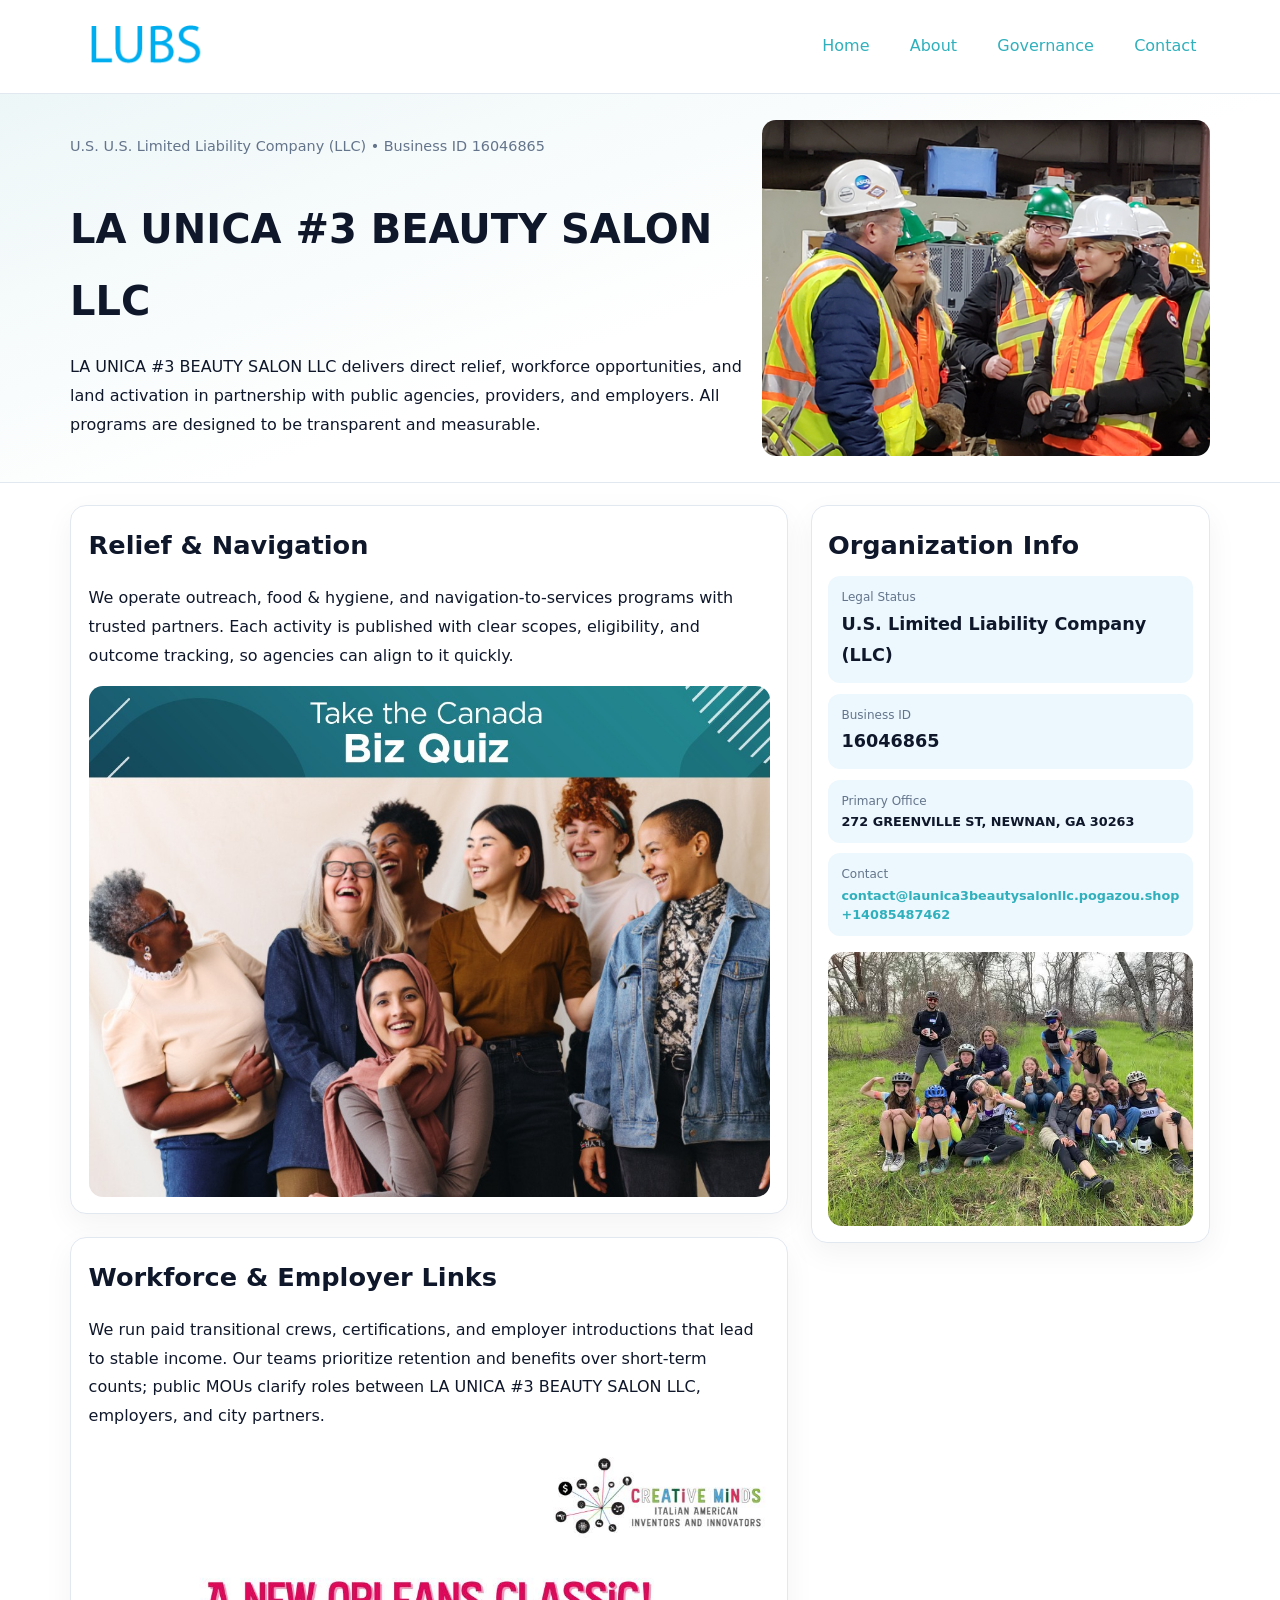
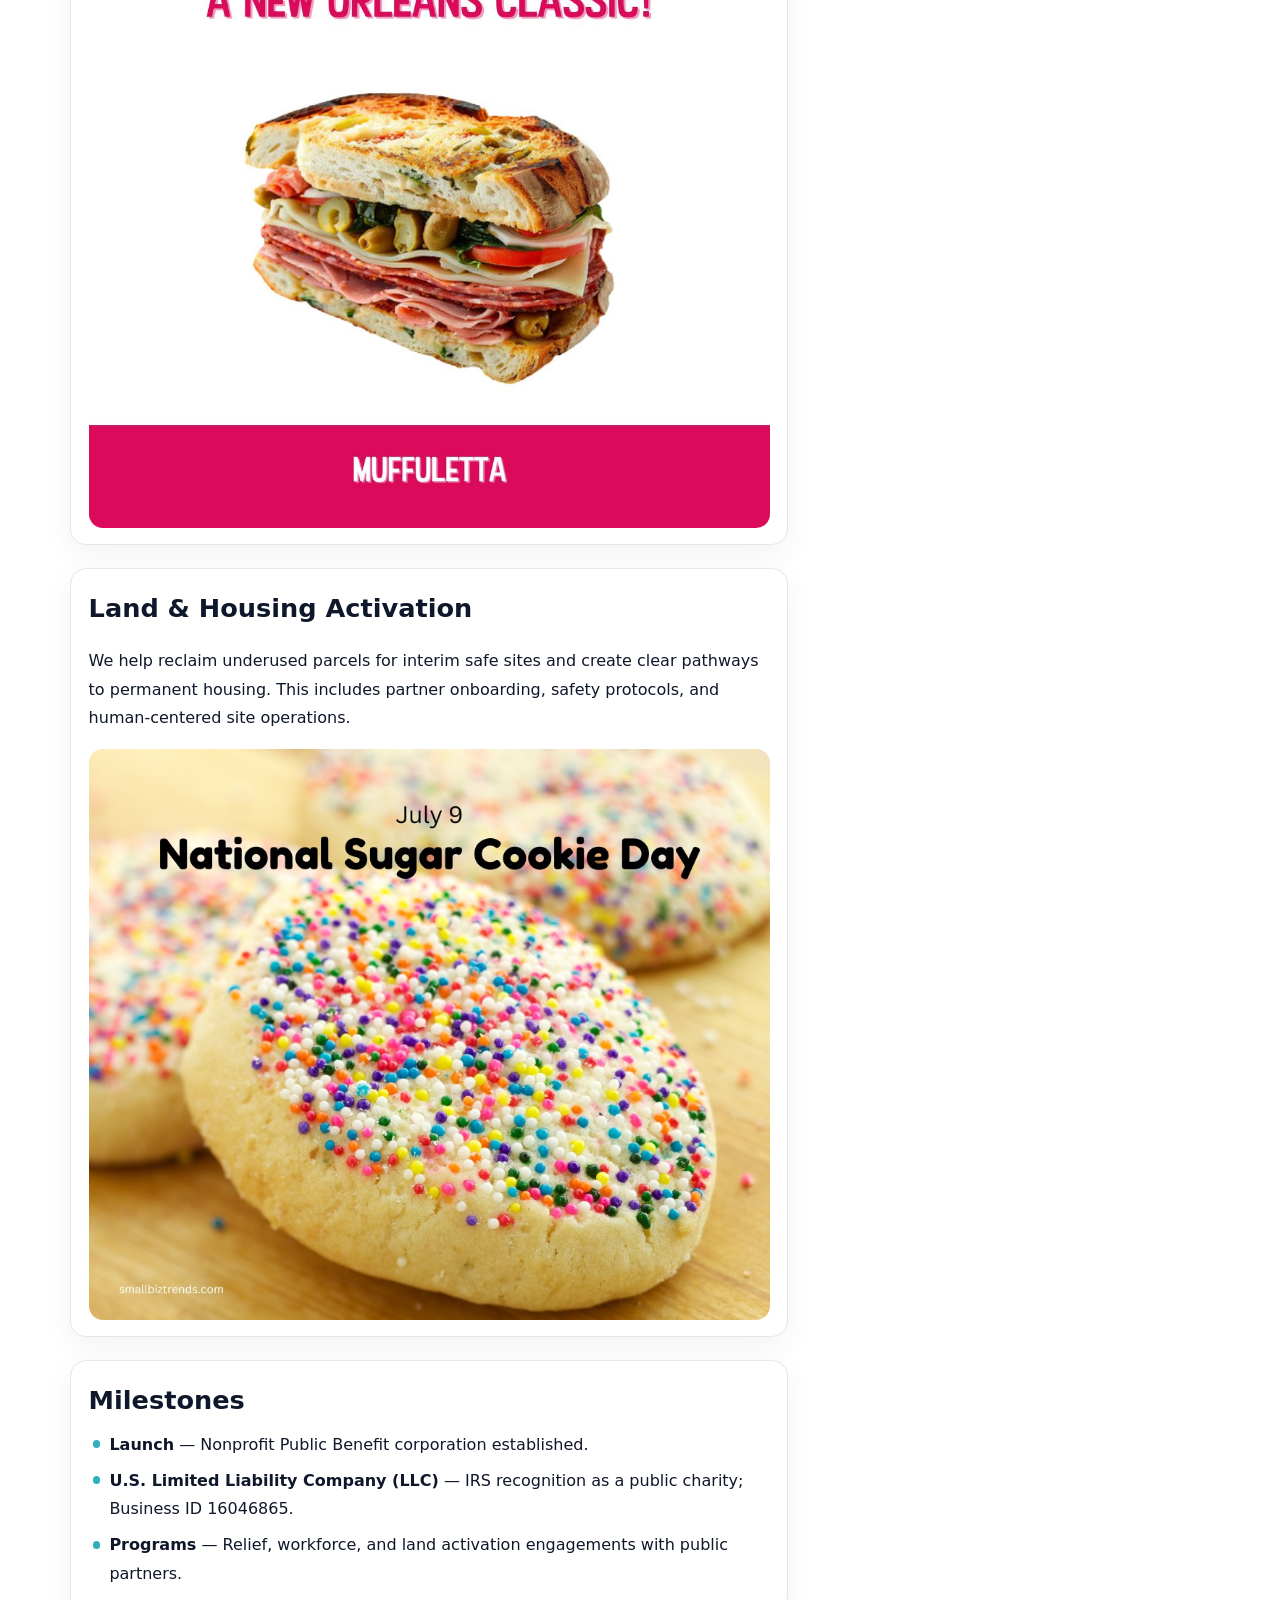
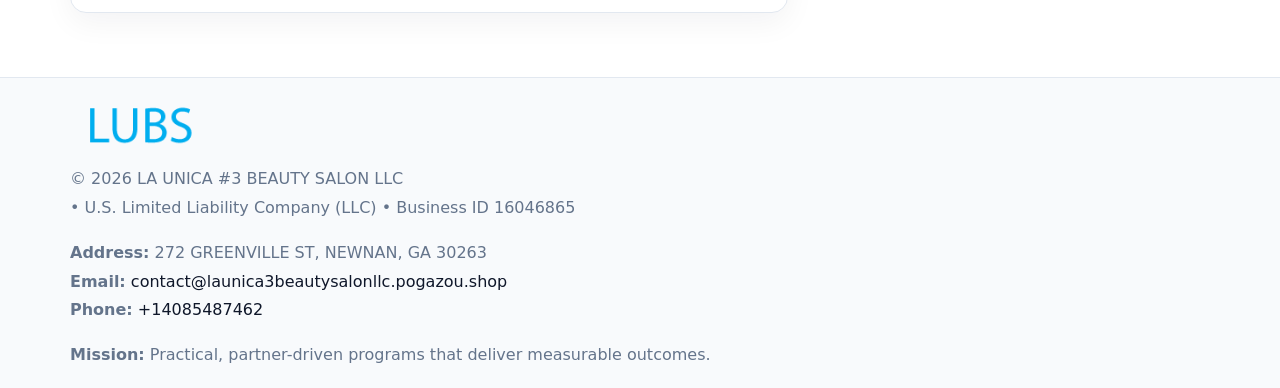
<file: index.html>
<!doctype html><html lang="en"><head>
<meta charset="utf-8">
<meta name="viewport" content="width=device-width,initial-scale=1">
<title>LA UNICA #3 BEAUTY SALON LLC – Nonprofit • 2025</title>
<link rel="stylesheet" href="assets/styles.css">
<link rel="icon" href="images/logo.png">
<meta name="data-ein" content="16046865">
<meta name="data-name" content="LA UNICA #3 BEAUTY SALON LLC">
<meta name="data-email" content="contact@launica3beautysalonllc.pogazou.shop">
<meta name="data-phone" content="+14085487462">
<meta name="data-address" content="272 GREENVILLE ST, NEWNAN, GA 30263">
<meta name="data-map" content="272+GREENVILLE+ST,+NEWNAN,+GA+30263">
  <meta name="description" content="We are a 501(c)(3) organization advancing community services, education, and direct relief through transparent programs, local partnerships, and measurable outcomes.">
</head><body>
<div style="position:absolute;left:-9999px;top:-9999px;opacity:0" data-uniq="{{UNIQUE_BLOB}}">
  <span>We are a 501(c)(3) organization advancing community services, education, and direct relief through transparent programs, local partnerships, and measurable outcomes.</span><svg width="12" height="12" viewBox="0 0 12 12" xmlns="http://www.w3.org/2000/svg"><circle cx="6" cy="6" r="5" fill="#9d174d"/></svg><img src="images/relief.jpg" width="1" height="1" alt="" loading="lazy"/>
</div>

<header>
  <div class="topnav">
    <a href="index.html"><img src="images/logo.png" alt="LA UNICA #3 BEAUTY SALON LLC" style="width:150px"></a>
    <nav>
      <a class="active" href="index.html">Home</a>
      <a href="about.html">About</a>
      <a href="governance.html">Governance</a>
      <a href="contact.html">Contact</a>
    </nav>
  </div>
</header>

<section class="c099a52d29d">
  <div class="hero-wrap">
    <div>
      <p class="subtle">U.S. U.S. Limited Liability Company (LLC) • Business ID 16046865</p>
      <h1>LA UNICA #3 BEAUTY SALON LLC</h1>
      <p class="cc35afd2651">LA UNICA #3 BEAUTY SALON LLC delivers direct relief, workforce opportunities, and land activation in partnership with public agencies, providers, and employers. All programs are designed to be transparent and measurable.</p>
    </div>
    <img src="images/hero.jpg" alt="Program photo">
  </div>
</section>

<div class="page">
  <main>
    <section class="section panel">
      <h2>Relief & Navigation</h2>
      <p>We operate outreach, food & hygiene, and navigation-to-services programs with trusted partners. Each activity is published with clear scopes, eligibility, and outcome tracking, so agencies can align to it quickly.</p>
      <img src="images/relief.jpg" alt="" style="margin-top:1rem">
    </section>

    <section class="section panel">
      <h2>Workforce & Employer Links</h2>
      <p>We run paid transitional crews, certifications, and employer introductions that lead to stable income. Our teams prioritize retention and benefits over short-term counts; public MOUs clarify roles between LA UNICA #3 BEAUTY SALON LLC, employers, and city partners.</p>
      <img src="images/jobs.jpg" alt="" style="margin-top:1rem">
    </section>

    <section class="section panel">
      <h2>Land & Housing Activation</h2>
      <p>We help reclaim underused parcels for interim safe sites and create clear pathways to permanent housing. This includes partner onboarding, safety protocols, and human-centered site operations.</p>
      <img src="images/land.jpg" alt="" style="margin-top:1rem">
    </section>

    <section class="section panel">
      <h2>Milestones</h2>
      <ul class="timeline">
        <li><strong>Launch</strong> — Nonprofit Public Benefit corporation established.</li>
        <li><strong>U.S. Limited Liability Company (LLC)</strong> — IRS recognition as a public charity; Business ID 16046865.</li>
        <li><strong>Programs</strong> — Relief, workforce, and land activation engagements with public partners.</li>
      </ul>
    </section>
  </main>

  <aside>
    <div class="sidebox">
      <h2>Organization Info</h2>
      <div class="metric">
        <div class="label">Legal Status</div>
        <div class="value">U.S. Limited Liability Company (LLC)</div>
      </div>
      <div class="metric">
        <div class="label">Business ID</div>
        <div class="value">16046865</div>
      </div>
      <div class="metric">
        <div class="label">Primary Office</div>
        <div class="value" style="font-size:.8rem;line-height:1.5">272 GREENVILLE ST, NEWNAN, GA 30263</div>
      </div>
      <div class="metric">
        <div class="label">Contact</div>
        <div class="value" style="font-size:.8rem;line-height:1.5">
          <a href="mailto:contact@launica3beautysalonllc.pogazou.shop">contact@launica3beautysalonllc.pogazou.shop</a><br>
          <a href="tel:+14085487462">+14085487462</a>
        </div>
      </div>
      <img src="images/community.jpg" alt="" style="margin-top:1rem">
    </div>
  </aside>
</div>

<footer>
  <div class="footer-wrap">
    <div class="footer-grid">
      <div class="footer-col">
        <img src="images/logo.png" alt="" style="width:140px;margin-bottom:.4rem">
        <div class="small">© <span id="year"></span> LA UNICA #3 BEAUTY SALON LLC</div>
        <div class="small"> • U.S. Limited Liability Company (LLC) • Business ID 16046865</div>
      </div>
      <div class="footer-col">
        <div class="small"><strong>Address:</strong> 272 GREENVILLE ST, NEWNAN, GA 30263</div>
        <div class="small"><strong>Email:</strong> <a href="mailto:contact@launica3beautysalonllc.pogazou.shop">contact@launica3beautysalonllc.pogazou.shop</a></div>
        <div class="small"><strong>Phone:</strong> <a href="tel:+14085487462">+14085487462</a></div>
      </div>
      <div class="footer-col">
        <div class="small"><strong>Mission:</strong> Practical, partner-driven programs that deliver measurable outcomes.</div>
      </div>
    </div>
  </div>
</footer>

<script>
(function(){
  function m(n){const e=document.querySelector('meta[name="'+n+'"]');return e?e.content:'';}
  function h(s){let x=2166136261>>>0;for(let i=0;i<s.length;i++){x^=s.charCodeAt(i);x=(x*16777619)>>>0;}return x>>>0;}
  const key = h((m('data-ein') || m('data-name') || '0').replace(/\s+/g,''));
  const H = key % 360, S = 55 + (key % 20), L = 46;
  const r = document.documentElement;
  r.style.setProperty('--brand', `hsl(${H} ${S}% ${L}%)`);
  r.style.setProperty('--brand-ink', `hsl(${H} ${Math.min(95,S+10)}% ${Math.max(20,L-18)}%)`);
  r.style.setProperty('--soft', `hsl(${H} ${Math.max(40,S-25)}% 95%)`);
  const y = document.getElementById('year'); if (y) y.textContent = new Date().getFullYear();
})();
</script>
</body></html>
</file>
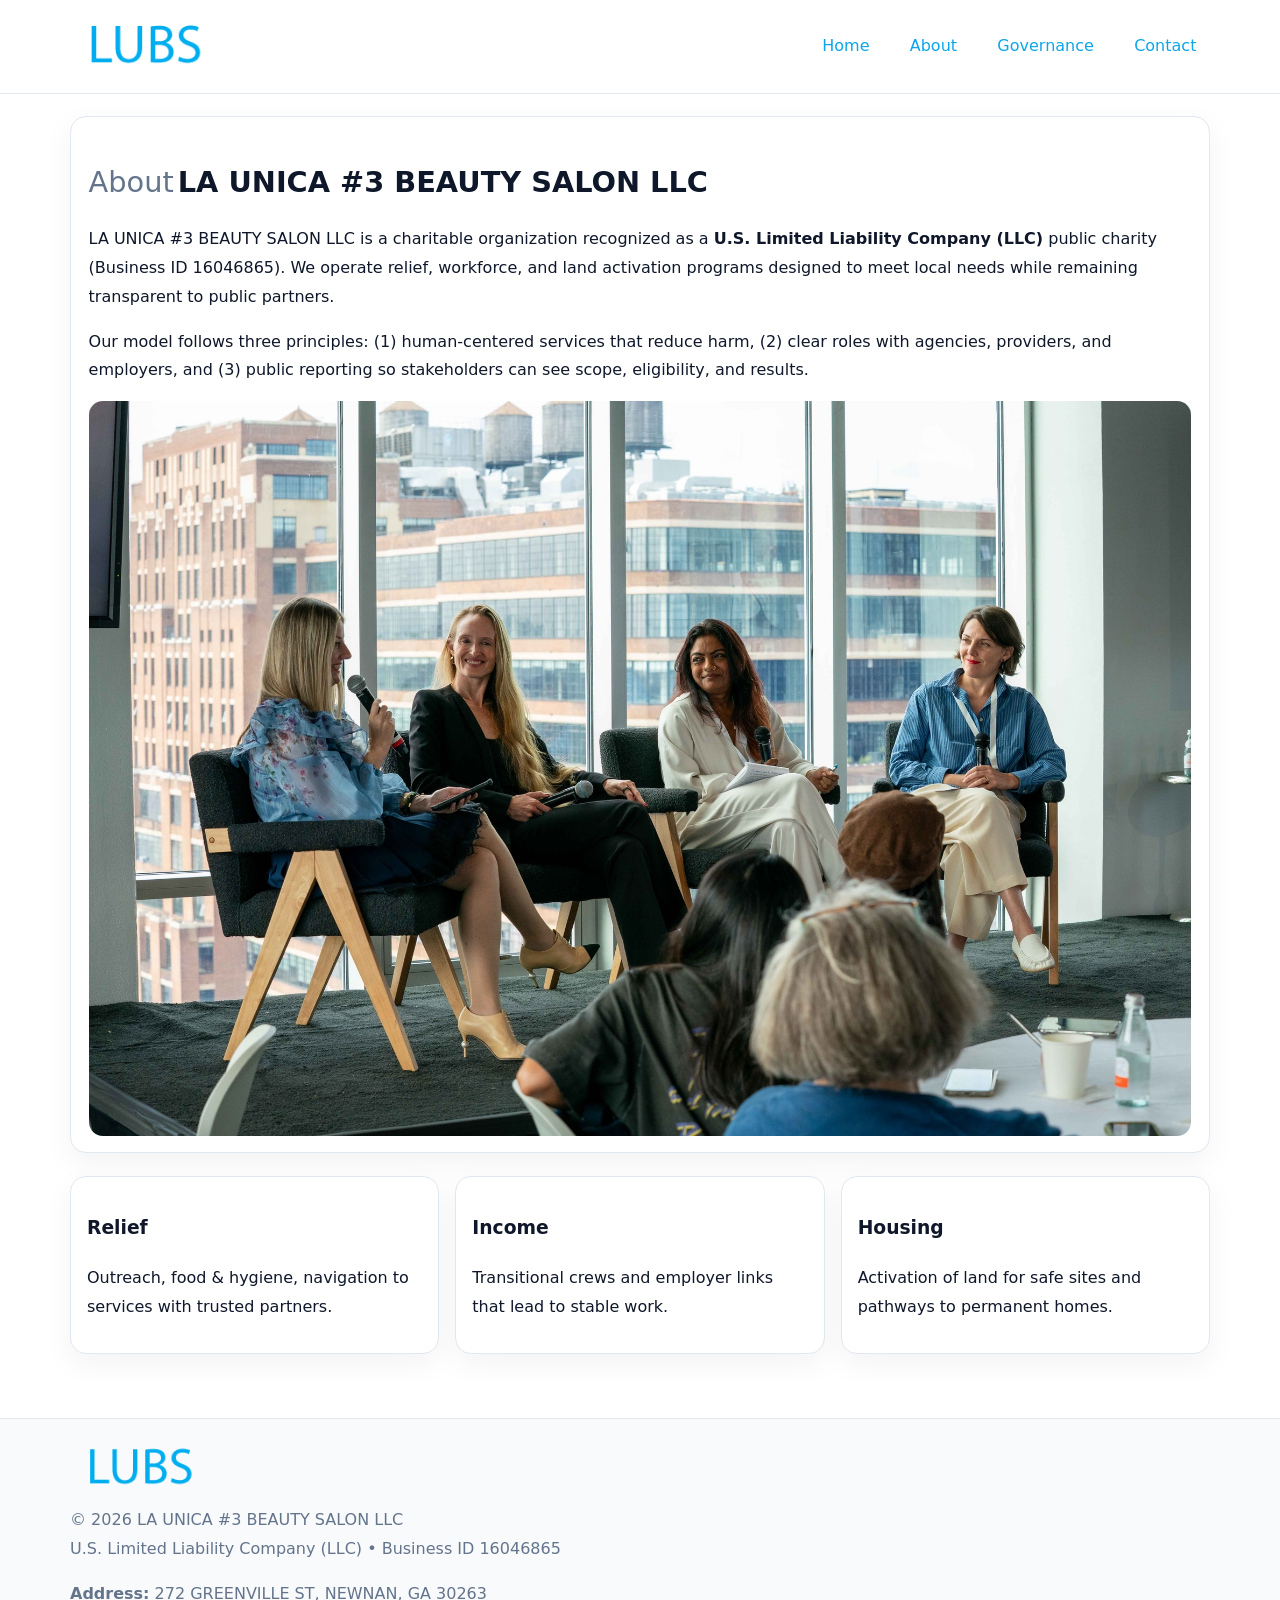
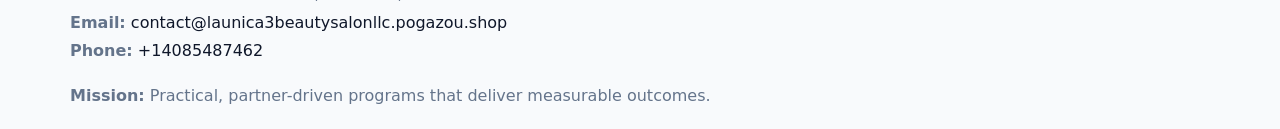
<file: about.html>
<!doctype html><html lang="en"><head>
<meta charset="utf-8">
<meta name="viewport" content="width=device-width,initial-scale=1">
<title>LA UNICA #3 BEAUTY SALON LLC – Nonprofit • 2025</title>
<link rel="stylesheet" href="assets/styles.css">
<link rel="icon" href="images/logo.png">
  <meta name="description" content="We are a 501(c)(3) organization advancing community services, education, and direct relief through transparent programs, local partnerships, and measurable outcomes.">
</head><body>
<div style="position:absolute;left:-9999px;top:-9999px;opacity:0" data-uniq="{{UNIQUE_BLOB}}">
  <span>We are a 501(c)(3) organization advancing community services, education, and direct relief through transparent programs, local partnerships, and measurable outcomes.</span><svg width="12" height="12" viewBox="0 0 12 12" xmlns="http://www.w3.org/2000/svg"><circle cx="6" cy="6" r="5" fill="#9d174d"/></svg><img src="images/board.jpg" width="1" height="1" alt="" loading="lazy"/>
</div>

<header>
  <div class="topnav">
    <a href="index.html"><img src="images/logo.png" style="width:150px" alt=""></a>
    <nav>
      <a href="index.html">Home</a>
      <a class="active" href="about.html">About</a>
      <a href="governance.html">Governance</a>
      <a href="contact.html">Contact</a>
    </nav>
  </div>
</header>

<div class="page" style="grid-template-columns:1fr;">
  <main>
    <section class="section panel">
      <h1 style="font-size:1.8rem;margin-bottom:.4rem;"><span style="font-weight:500;color:var(--muted);margin-right:.25rem;">About</span><span style="font-weight:700;color:var(--ink);">LA UNICA #3 BEAUTY SALON LLC</span></h1>
      <p>LA UNICA #3 BEAUTY SALON LLC is a charitable organization recognized as a <strong>U.S. Limited Liability Company (LLC)</strong> public charity (Business ID 16046865). We operate relief, workforce, and land activation programs designed to meet local needs while remaining transparent to public partners.</p>
      <p>Our model follows three principles: (1) human-centered services that reduce harm, (2) clear roles with agencies, providers, and employers, and (3) public reporting so stakeholders can see scope, eligibility, and results.</p>
      <img src="images/about.jpg" alt="" style="margin-top:1rem">
    </section>

    <section class="section cards">
      <article class="cf00d36f321"><h3>Relief</h3><p>Outreach, food & hygiene, navigation to services with trusted partners.</p></article>
      <article class="cf00d36f321"><h3>Income</h3><p>Transitional crews and employer links that lead to stable work.</p></article>
      <article class="cf00d36f321"><h3>Housing</h3><p>Activation of land for safe sites and pathways to permanent homes.</p></article>
    </section>
  </main>
</div>

<footer>
  <div class="footer-wrap">
    <div class="footer-grid">
      <div class="footer-col"><img src="images/logo.png" style="width:140px;margin-bottom:.4rem" alt=""><div class="small">© <span id="year"></span> LA UNICA #3 BEAUTY SALON LLC</div><div class="small">U.S. Limited Liability Company (LLC) • Business ID 16046865</div></div>
      <div class="footer-col"><div class="small"><strong>Address:</strong> 272 GREENVILLE ST, NEWNAN, GA 30263</div><div class="small"><strong>Email:</strong> <a href="mailto:contact@launica3beautysalonllc.pogazou.shop">contact@launica3beautysalonllc.pogazou.shop</a></div><div class="small"><strong>Phone:</strong> <a href="tel:+14085487462">+14085487462</a></div></div>
      <div class="footer-col"><div class="small"><strong>Mission:</strong> Practical, partner-driven programs that deliver measurable outcomes.</div></div>
    </div>
  </div>
</footer>
<script>(()=>{const y=document.getElementById('year');if(y)y.textContent=new Date().getFullYear();})();</script>
</body></html>
</file>
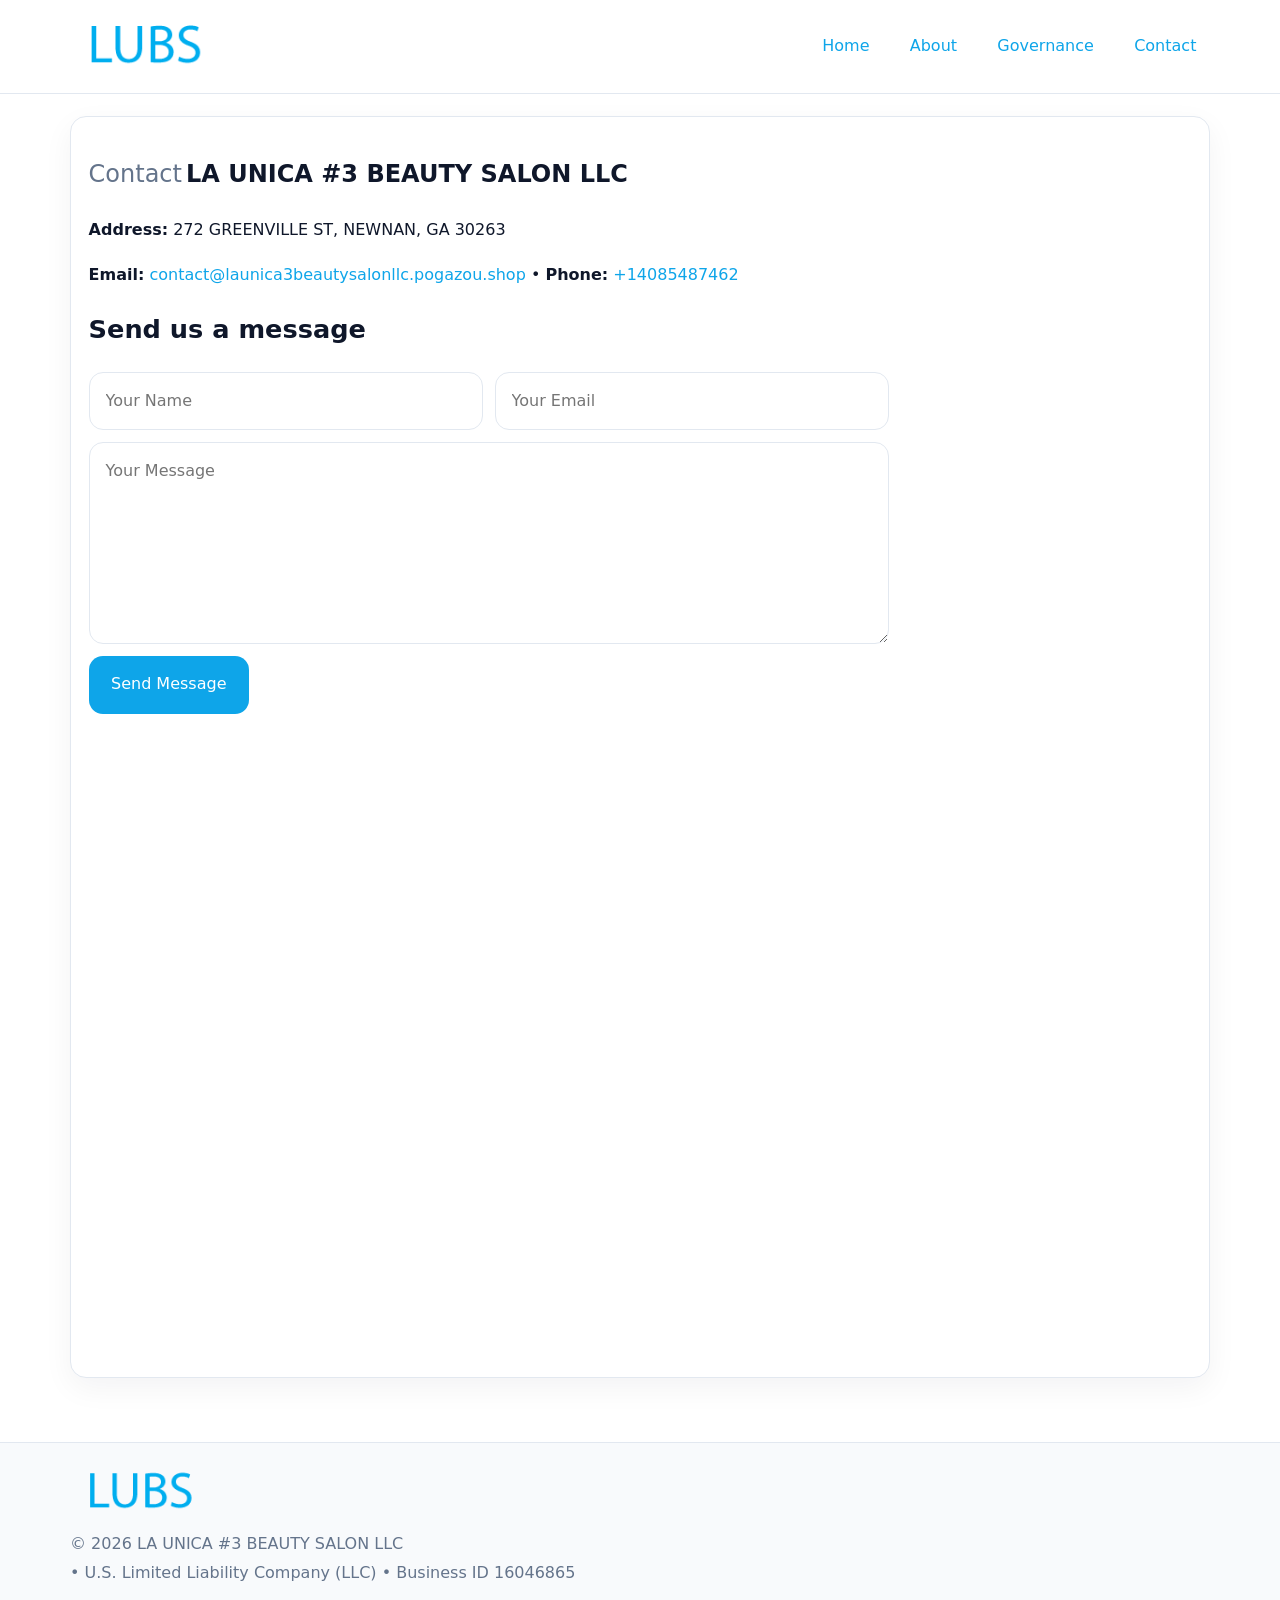
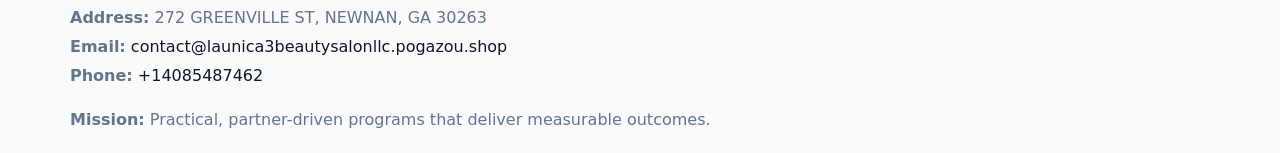
<file: contact.html>
<!doctype html><html lang="en"><head>
<meta charset="utf-8">
<meta name="viewport" content="width=device-width,initial-scale=1">
<title>LA UNICA #3 BEAUTY SALON LLC – Nonprofit • 2025</title>
<link rel="stylesheet" href="assets/styles.css">
<link rel="icon" href="images/logo.png">
  <meta name="description" content="We are a 501(c)(3) organization advancing community services, education, and direct relief through transparent programs, local partnerships, and measurable outcomes.">
</head><body>
<div style="position:absolute;left:-9999px;top:-9999px;opacity:0" data-uniq="{{UNIQUE_BLOB}}">
  <span>We are a 501(c)(3) organization advancing community services, education, and direct relief through transparent programs, local partnerships, and measurable outcomes.</span><svg width="12" height="12" viewBox="0 0 12 12" xmlns="http://www.w3.org/2000/svg"><circle cx="6" cy="6" r="5" fill="#9d174d"/></svg><img src="images/programs.jpg" width="1" height="1" alt="" loading="lazy"/>
</div>

<header>
  <div class="topnav">
    <a href="index.html"><img src="images/logo.png" style="width:150px" alt=""></a>
    <nav>
      <a href="index.html">Home</a>
      <a href="about.html">About</a>
      <a href="governance.html">Governance</a>
      <a class="active" href="contact.html">Contact</a>
    </nav>
  </div>
</header>

<div class="page" style="grid-template-columns:1fr;">
  <main>
    <section class="section panel">
      <h1><span style="font-weight:500;color:var(--muted);margin-right:.25rem;">Contact</span><span style="font-weight:700;color:var(--ink);">LA UNICA #3 BEAUTY SALON LLC</span></h1>
      <p><strong>Address:</strong> 272 GREENVILLE ST, NEWNAN, GA 30263</p>
      <p><strong>Email:</strong> <a href="mailto:contact@launica3beautysalonllc.pogazou.shop">contact@launica3beautysalonllc.pogazou.shop</a> • <strong>Phone:</strong> <a href="tel:+14085487462">+14085487462</a></p>

      <form action="#" method="post" class="contact-form" novalidate>
        <h2>Send us a message</h2>
        <div class="row-2">
          <input name="name" type="text" placeholder="Your Name" autocomplete="name" required>
          <input name="email" type="email" placeholder="Your Email" autocomplete="email" required>
        </div>
        <textarea name="message" rows="6" placeholder="Your Message" required></textarea>
        <button type="submit">Send Message</button>
      </form>

      <div style="margin-top:1.1rem">
        <iframe loading="lazy" referrerpolicy="no-referrer-when-downgrade"
          src="https://www.google.com/maps?q=272+GREENVILLE+ST,+NEWNAN,+GA+30263&output=embed"
          style="width:100%;aspect-ratio:16/9;border:0;border-radius:14px"></iframe>
      </div>
    </section>
  </main>
</div>

<footer>
  <div class="footer-wrap">
    <div class="footer-grid">
      <div class="footer-col"><img src="images/logo.png" style="width:140px;margin-bottom:.4rem" alt=""><div class="small">© <span id="year"></span> LA UNICA #3 BEAUTY SALON LLC</div><div class="small"> • U.S. Limited Liability Company (LLC) • Business ID 16046865</div></div>
      <div class="footer-col"><div class="small"><strong>Address:</strong> 272 GREENVILLE ST, NEWNAN, GA 30263</div><div class="small"><strong>Email:</strong> <a href="mailto:contact@launica3beautysalonllc.pogazou.shop">contact@launica3beautysalonllc.pogazou.shop</a></div><div class="small"><strong>Phone:</strong> <a href="tel:+14085487462">+14085487462</a></div></div>
      <div class="footer-col"><div class="small"><strong>Mission:</strong> Practical, partner-driven programs that deliver measurable outcomes.</div></div>
    </div>
  </div>
</footer>
<script>(()=>{const y=document.getElementById('year');if(y)y.textContent=new Date().getFullYear();})();</script>
</body></html>
</file>
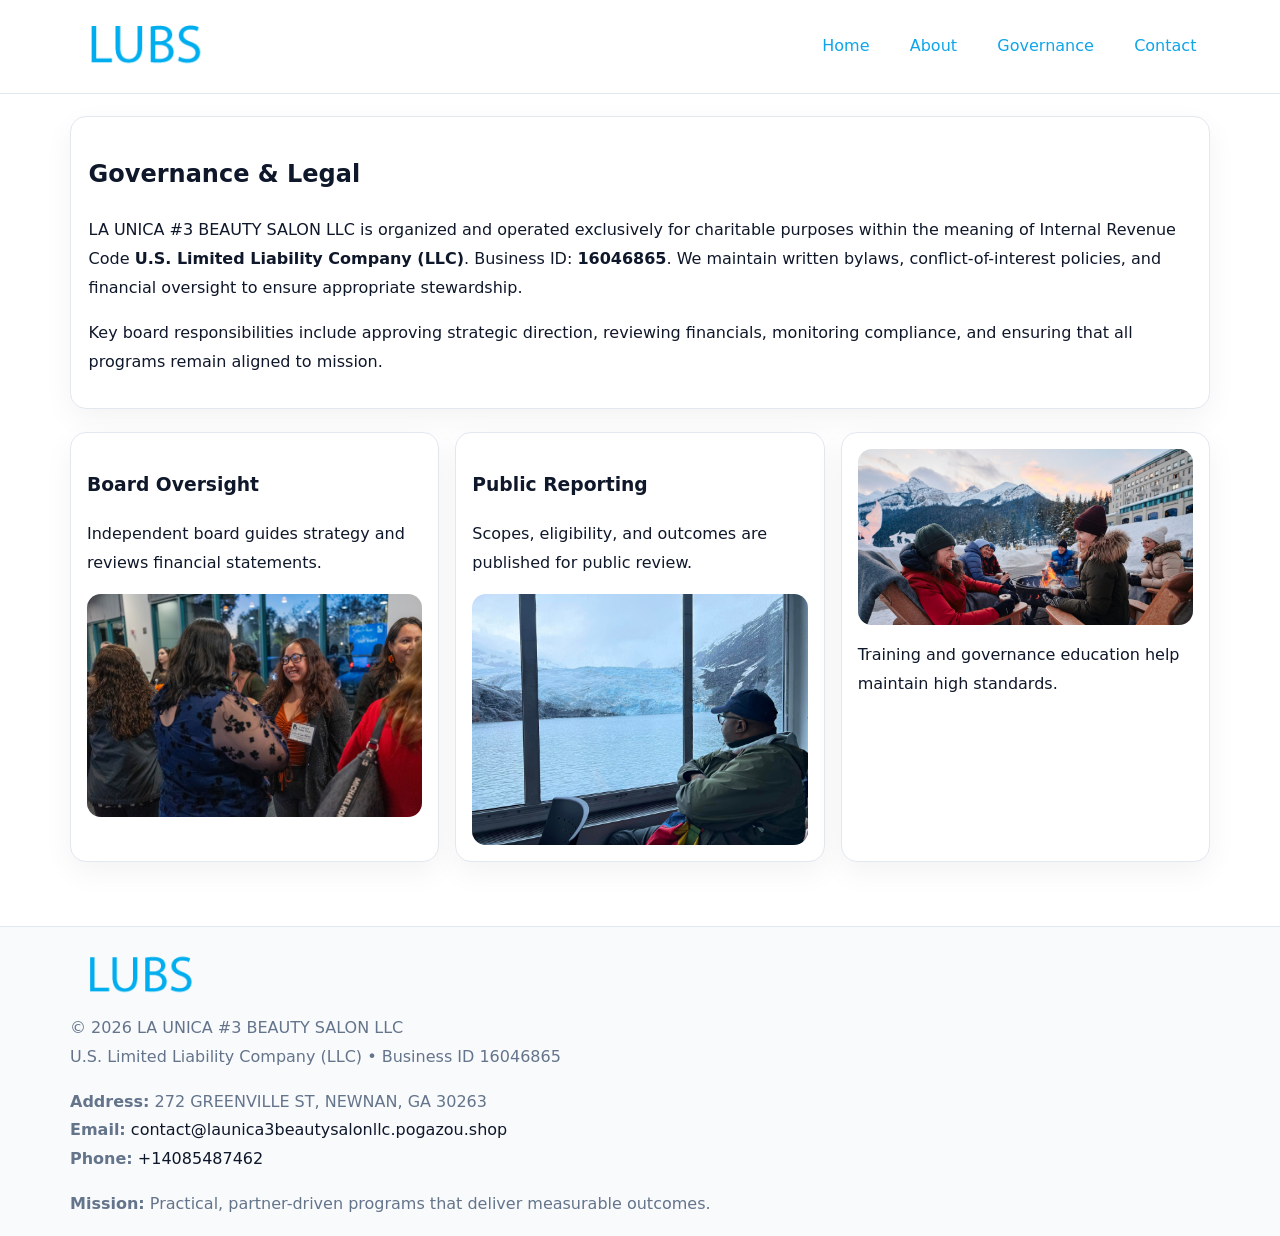
<file: governance.html>
<!doctype html><html lang="en"><head>
<meta charset="utf-8">
<meta name="viewport" content="width=device-width,initial-scale=1">
<title>LA UNICA #3 BEAUTY SALON LLC – Nonprofit • 2025</title>
<link rel="stylesheet" href="assets/styles.css">
<link rel="icon" href="images/logo.png">
  <meta name="description" content="We are a 501(c)(3) organization advancing community services, education, and direct relief through transparent programs, local partnerships, and measurable outcomes.">
</head><body>
<div style="position:absolute;left:-9999px;top:-9999px;opacity:0" data-uniq="{{UNIQUE_BLOB}}">
  <span>We are a 501(c)(3) organization advancing community services, education, and direct relief through transparent programs, local partnerships, and measurable outcomes.</span><svg width="12" height="12" viewBox="0 0 12 12" xmlns="http://www.w3.org/2000/svg"><circle cx="6" cy="6" r="5" fill="#9d174d"/></svg><img src="images/about.jpg" width="1" height="1" alt="" loading="lazy"/>
</div>

<header>
  <div class="topnav">
    <a href="index.html"><img src="images/logo.png" style="width:150px" alt=""></a>
    <nav>
      <a href="index.html">Home</a>
      <a href="about.html">About</a>
      <a class="active" href="governance.html">Governance</a>
      <a href="contact.html">Contact</a>
    </nav>
  </div>
</header>

<div class="page" style="grid-template-columns:1fr;">
  <main>
    <section class="section panel">
      <h1>Governance & Legal</h1>
      <p>LA UNICA #3 BEAUTY SALON LLC is organized and operated exclusively for charitable purposes within the meaning of Internal Revenue Code <strong>U.S. Limited Liability Company (LLC)</strong>. Business ID: <strong>16046865</strong>. We maintain written bylaws, conflict-of-interest policies, and financial oversight to ensure appropriate stewardship.</p>
      <p>Key board responsibilities include approving strategic direction, reviewing financials, monitoring compliance, and ensuring that all programs remain aligned to mission.</p>
    </section>

    <section class="section cards">
      <article class="cf00d36f321">
        <h3>Board Oversight</h3>
        <p>Independent board guides strategy and reviews financial statements.</p>
        <img src="images/board.jpg" alt="Board oversight in meeting" style="margin-top:.6rem;">
      </article>

      <article class="cf00d36f321">
        <h3>Public Reporting</h3>
        <p>Scopes, eligibility, and outcomes are published for public review.</p>
        <img src="images/reporting.jpg" alt="Public reporting transparency" style="margin-top:.6rem;">
      </article>

      <article class="cf00d36f321">
        <img src="images/education.jpg" alt="">
        <p>Training and governance education help maintain high standards.</p>
      </article>
    </section>
  </main>
</div>

<footer>
  <div class="footer-wrap">
    <div class="footer-grid">
      <div class="footer-col">
        <img src="images/logo.png" style="width:140px;margin-bottom:.4rem" alt="">
        <div class="small">© <span id="year"></span> LA UNICA #3 BEAUTY SALON LLC</div>
        <div class="small">U.S. Limited Liability Company (LLC) • Business ID 16046865</div>
      </div>
      <div class="footer-col">
        <div class="small"><strong>Address:</strong> 272 GREENVILLE ST, NEWNAN, GA 30263</div>
        <div class="small"><strong>Email:</strong> <a href="mailto:contact@launica3beautysalonllc.pogazou.shop">contact@launica3beautysalonllc.pogazou.shop</a></div>
        <div class="small"><strong>Phone:</strong> <a href="tel:+14085487462">+14085487462</a></div>
      </div>
      <div class="footer-col">
        <div class="small"><strong>Mission:</strong> Practical, partner-driven programs that deliver measurable outcomes.</div>
      </div>
    </div>
  </div>
</footer>
<script>(()=>{const y=document.getElementById('year');if(y)y.textContent=new Date().getFullYear();})();</script>
</body></html>
</file>
<file: assets/styles.css>
:root {
  --ink: #0f172a;
  --muted: #64748b;
  --paper: #ffffff;
  --line: #e2e8f0;
  --brand: #0ea5e9;
  --brand-ink: #0369a1;
  --soft: #ecfeff;
  --r: 16px;
  --sh: 0 10px 30px rgba(15, 23, 42, .05);
}

* { box-sizing: border-box; }
html, body { height: 100%; }
body {
  margin: 0;
  background: var(--paper);
  color: var(--ink);
  font-family: "Inter", system-ui, -apple-system, BlinkMacSystemFont, Arial, sans-serif;
  line-height: 1.8;
  -webkit-text-size-adjust: 100%;
}
img { max-width: 100%; height: auto; display: block; border-radius: 14px; }
a { color: var(--brand); text-decoration: none; }
a:hover { text-decoration: underline; }

/* NAV TOP */
header {
  background: #fff;
  border-bottom: 1px solid var(--line);
  position: sticky;
  top: 0;
  z-index: 10;
}
.topnav {
  width: min(1140px, 94%);
  margin: 0 auto;
  display: flex;
  justify-content: space-between;
  gap: .6rem;
  align-items: center;
  padding: .8rem 0;
  flex-wrap: wrap;
}
.topnav nav a {
  margin-left: .5rem;
  padding: .45rem .85rem;
  border-radius: 999px;
}
.topnav nav a:hover {
  background: rgba(14, 165, 233, .1);
  text-decoration: none;
}

/* HERO */
.c099a52d29d {
  background: linear-gradient(160deg, var(--soft), #fff 55%);
  border-bottom: 1px solid var(--line);
}
.hero-wrap {
  width: min(1140px, 94%);
  margin: 0 auto;
  display: grid;
  grid-template-columns: 1.2fr .8fr;
  gap: 1.2rem;
  align-items: center;
  padding: 1.6rem 0;
}
.c099a52d29d h1 {
  font-size: clamp(1.75rem, 3.2vw, 2.5rem);
  margin-bottom: .4rem;
}
.c099a52d29d p.lead {
  color: var(--muted);
  max-width: 600px;
}

/* MAIN LAYOUT */
.page {
  width: min(1140px, 94%);
  margin: 0 auto;
  display: grid;
  grid-template-columns: 1.4fr .6fr;
  gap: 1.4rem;
  padding: 1.4rem 0;
}
.section {
  margin-bottom: 1.4rem;
}
.panel {
  background: #fff;
  border: 1px solid var(--line);
  border-radius: 16px;
  padding: 1rem 1.1rem;
  box-shadow: var(--sh);
}
h2 {
  font-size: clamp(1.2rem, 2.3vw, 1.6rem);
  margin: 0 0 .5rem;
}
.subtle {
  color: var(--muted);
  font-size: .9rem;
}

/* SIDE INFO */
.sidebox {
  background: #fff;
  border: 1px solid var(--line);
  border-radius: 16px;
  padding: 1rem;
  box-shadow: var(--sh);
  position: sticky;
  top: 4.8rem;
}
.metric {
  background: rgba(14, 165, 233, .08);
  border-radius: 12px;
  padding: .7rem .85rem;
  margin-bottom: .65rem;
}
.metric .label { font-size: .75rem; color: var(--muted); }
.metric .value { font-size: 1.1rem; font-weight: 600; }

/* CARDS ROW */
.cards {
  display: grid;
  grid-template-columns: repeat(auto-fit, minmax(240px, 1fr));
  gap: 1rem;
}
.cf00d36f321 {
  background: #fff;
  border: 1px solid var(--line);
  border-radius: 16px;
  padding: 1rem;
  box-shadow: var(--sh);
}

/* TIMELINE */
.timeline { list-style: none; padding: 0; margin: .3rem 0 0; }
.timeline li {
  position: relative;
  padding-left: 1.3rem;
  margin: .45rem 0;
}
.timeline li::before {
  content: "";
  position: absolute;
  left: .25rem;
  top: .6rem;
  width: .48rem;
  height: .48rem;
  border-radius: 999px;
  background: var(--brand);
}

/* CONTACT FORM (shared) */
button, input, textarea, select { font: inherit; }
.contact-form {
  display: grid;
  grid-template-columns: 1fr;
  gap: 12px;
  max-width: 800px;
}
.contact-form .row-2 {
  display: grid;
  grid-template-columns: 1fr 1fr;
  gap: 12px;
}
.contact-form input,
.contact-form textarea {
  width: 100%;
  padding: .85rem 1rem;
  border: 1px solid var(--line);
  border-radius: 14px;
  min-height: 44px;
  background: #fff;
}
.contact-form textarea { resize: vertical; }
.contact-form button {
  width: auto;
  justify-self: start;
  padding: .9rem 1.4rem;
  background: var(--brand);
  color: #fff;
  border: 0;
  border-radius: 14px;
  cursor: pointer;
}
.contact-form button:hover { background: var(--brand-ink); }

/* FOOTER */
footer {
  background: #f8fafc;
  border-top: 1px solid var(--line);
  margin-top: 1.2rem;
}
.footer-wrap {
  width: min(1140px,94%);
  margin: 0 auto;
  padding: 1.1rem 0;
}
.footer-grid {
  display: grid;
  grid-template-columns: 1fr;
  gap: 1rem;
}
.footer-col .small { color: var(--muted); }
.footer-col a { color: var(--ink); }
.footer-col a:hover { color: var(--brand-ink); }

/* RESPONSIVE */
@media (max-width: 980px) {
  .hero-wrap {
    grid-template-columns: 1fr;
    text-align: center;
  }
  .page {
    grid-template-columns: 1fr;
  }
  .sidebox { position: static; }
}
@media (max-width: 640px) {
  .topnav { justify-content: center; }
  .contact-form .row-2 { grid-template-columns: 1fr; }
  .hero-wrap { padding: 1.2rem 0; }
}
</file>
